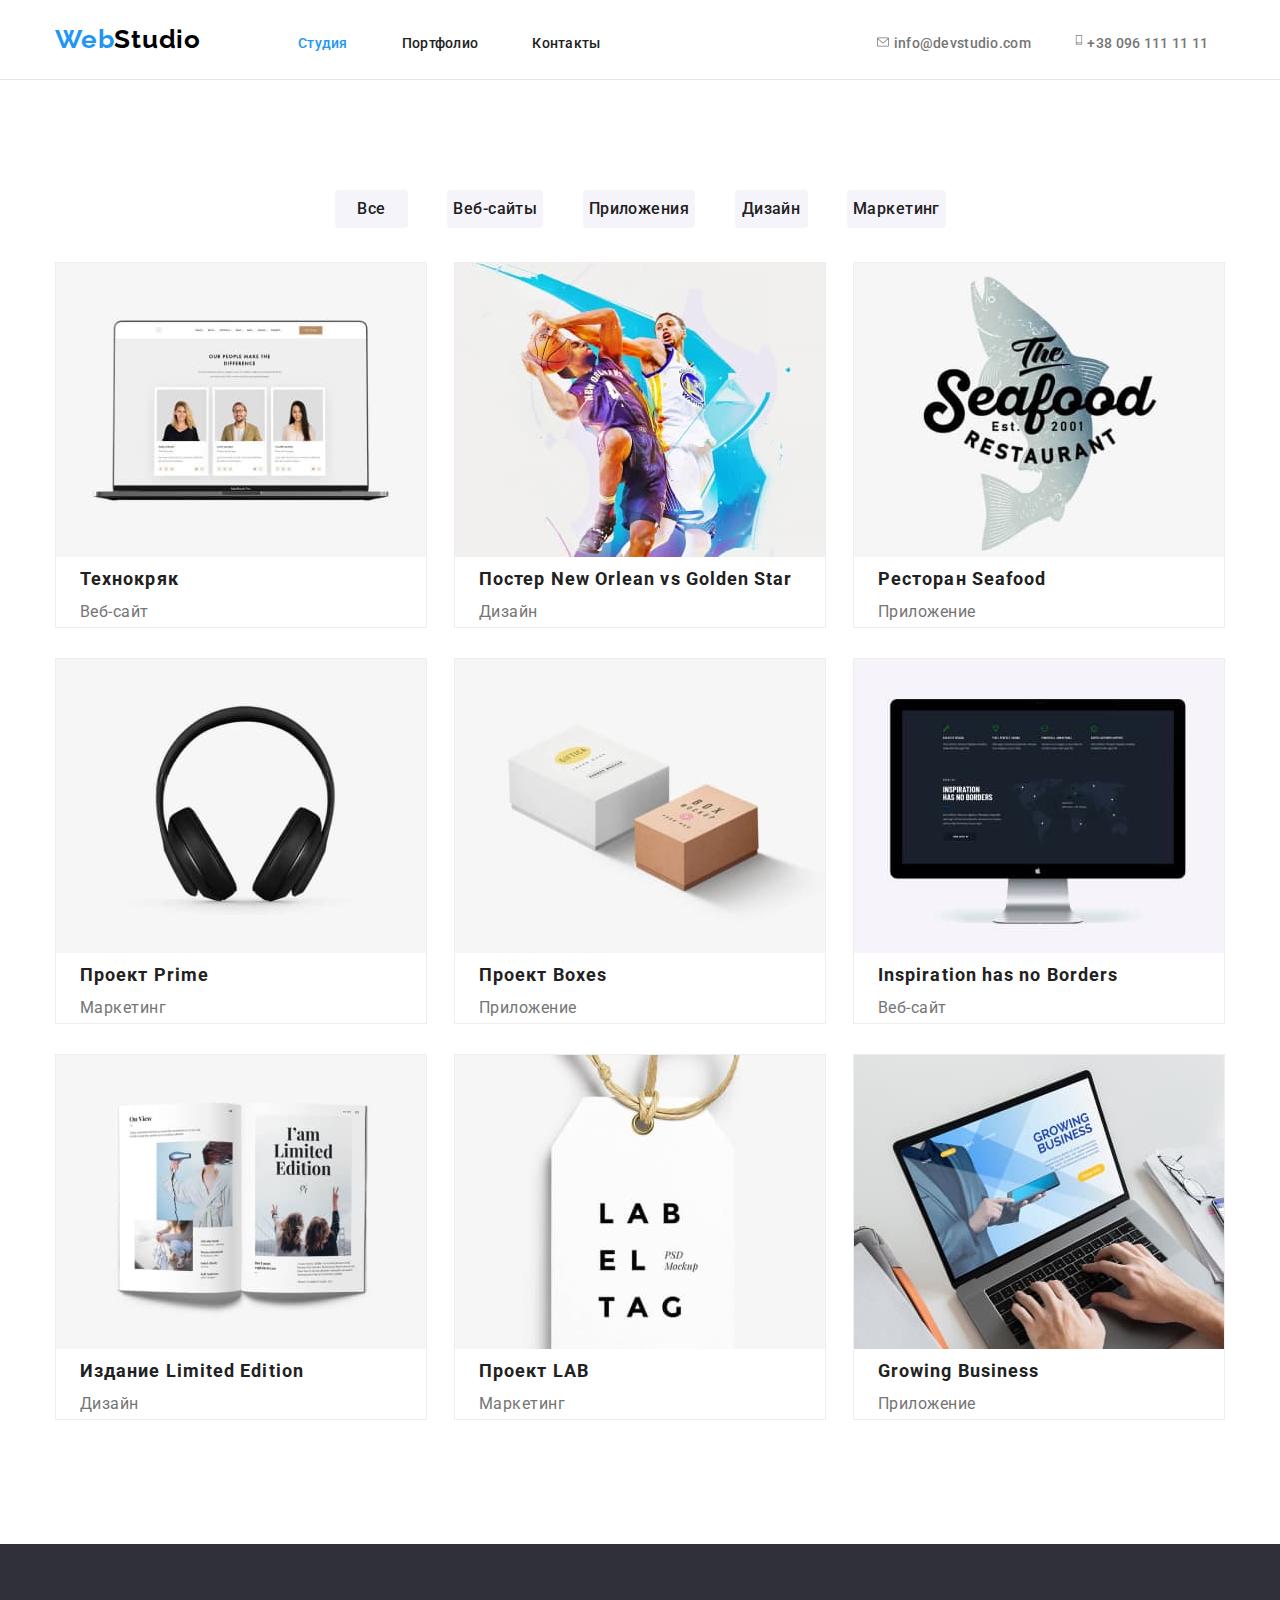
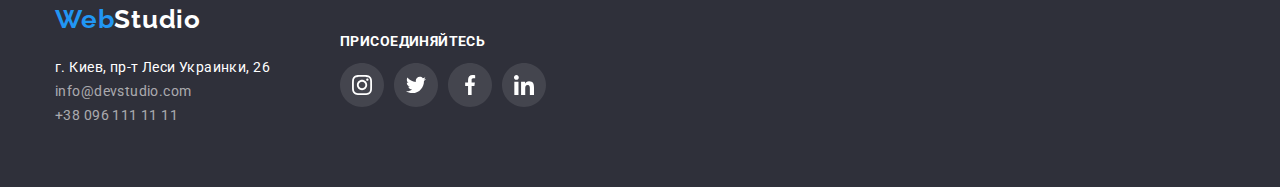
<file: portfolio.html>
<!DOCTYPE html>
<html lang="en">
<head>
    <meta charset="UTF-8">
    <meta http-equiv="X-UA-Compatible" content="IE=edge">
    <meta name="viewport" content="width=device-width, initial-scale=1.0">
    <title>Document</title>
    <link rel="preconnect" href="https://fonts.gstatic.com">
    <link href="https://fonts.googleapis.com/css2?family=Raleway:wght@700&family=Roboto:wght@400;500;900&display=swap" rel="stylesheet">
    <link rel="stylesheet" href="./css/styles.css">
</head>
<body>
    <!--Header section-->
    <header class="header-section">
        <div class="header container">
            <a href="./index.html" class="logo">
                <span class="web-color">Web</span>Studio
            </a>
            <ul class="site-nav">
                <li class="nav-link">
                    <a href="./index.html" class="link studio">Студия</a>
                </li>
                <li class="nav-link">
                    <a href="./portfolio.html" class="link portfolio">Портфолио</a>
                </li>
                <li class="nav-link">
                    <a href="" class="link contacts">Контакты</a>
                </li>
            </ul>
            <ul class="connect">
                <li>
                    <a href="mailto:info@devstudio.com" class="connect-data mail">
                        <svg class="icon-connect" width="16" height="12">
                            <use href="./img/icons.svg#icon-envelope"></use>
                        </svg>
                        info@devstudio.com
                    </a>
                </li>
                <li>
                    <a href="tel:+380961111111" class="connect-data tel">
                        <svg class="icon-connect" width="10" height="16">
                            <use href="./img/icons.svg#icon-smartphone"></use>
                        </svg>
                        +38 096 111 11 11
                    </a>
                </li>
            </ul>
        </div>
    </header>
    <!--Main container-->
    <main class="main-section">
        <div class="main container">
            <!--Filter section-->
            <ul class="filter-portfolio">
                <li >
                    <button type="button" class="button-portfolio all"> Все </button>
                </li>
                <li>
                    <button type="button" class="button-portfolio web-site"> Веб-сайты </button>
                </li>
                <li>
                    <button type="button" class="button-portfolio apps"> Приложения </button>
                </li>
                <li>
                    <button type="button" class="button-portfolio design"> Дизайн </button>
                </li>
                <li>
                    <button type="button" class="button-portfolio marketing"> Маркетинг </button>
                </li>
            </ul>
            <!--Projects container section-->
            <section class="projects">
                <ul class="our-projects">
                    <li class="list-project">
                        <div class="vrapper">
                            <img src="./img/tehnokryak.jpg" alt="Технокряк">
                            <div class="descrip">
                                <p class="descrip-text">Технокряк это современная площадка распространения коронавируса.
                                    Компании используют эту платформу для цифрового
                                    шпионажа и атак на защищённые сервера конкурентов.</p>
                            </div>
                        </div>
                        <h2 class="title-project">Технокряк</h2>
                        <p class="filter-comment">Веб-сайт</p>
                    </li>
                    <li class="list-project">
                        <div class="vrapper">
                            <img src="./img/post-no-vs-gs.jpg" alt="Post">
                            <div class="descrip">
                                <p class="descrip-text">Технокряк это современная площадка распространения коронавируса.
                                Компании используют эту платформу для цифрового
                                шпионажа и атак на защищённые сервера конкурентов.</p>
                            </div>
                        </div>
                        <h2 class="title-project">Постер New Orlean vs Golden Star</h2>
                        <p class="filter-comment">Дизайн</p>
                    </li>
                    <li class="list-project">
                        <div class="vrapper">
                            <img src="./img/restaurant-seafood.jpg" alt="Seafood">
                            <div class="descrip">
                                    <p class="descrip-text">Технокряк это современная площадка распространения коронавируса.
                                    Компании используют эту платформу для цифрового
                                    шпионажа и атак на защищённые сервера конкурентов.</p>
                            </div>
                        </div>
                        <h2 class="title-project">Ресторан Seafood</h2>
                        <p class="filter-comment">Приложение</p>
                    </li>
                    <li class="list-project">
                        <div class="vrapper">
                            <img src="./img/project-prime.jpg" alt="Prime">
                            <div class="descrip">
                                    <p class="descrip-text">Технокряк это современная площадка распространения коронавируса.
                                    Компании используют эту платформу для цифрового
                                    шпионажа и атак на защищённые сервера конкурентов.</p>
                            </div>
                        </div>
                        <h2 class="title-project">Проект Prime</h2>
                        <p class="filter-comment">Маркетинг</p>
                    </li>
                    <li class="list-project">
                        <div class="vrapper">
                            <img src="./img/poject-boxes.jpg" alt="Boxes">
                            <div class="descrip">
                                    <p class="descrip-text">Технокряк это современная площадка распространения коронавируса.
                                    Компании используют эту платформу для цифрового
                                    шпионажа и атак на защищённые сервера конкурентов.</p>
                            </div>
                        </div>
                        <h2 class="title-project">Проект Boxes</h2>
                        <p class="filter-comment">Приложение</p>
                    </li>
                    <li class="list-project">
                        <div class="vrapper">
                            <img src="./img/inspiration-has-no-borders.jpg" alt="Borders">
                            <div class="descrip">
                                    <p class="descrip-text">Технокряк это современная площадка распространения коронавируса.
                                    Компании используют эту платформу для цифрового
                                    шпионажа и атак на защищённые сервера конкурентов.</p>
                            </div>
                        </div>

                        <h2 class="title-project">Inspiration has no Borders</h2>
                        <p class="filter-comment">Веб-сайт</p>
                    </li>
                    <li class="list-project">
                        <div class="vrapper">
                            <img src="./img/post-limited-edition.jpg" alt="Post">
                            <div class="descrip">
                                    <p class="descrip-text">Технокряк это современная площадка распространения коронавируса.
                                    Компании используют эту платформу для цифрового
                                    шпионажа и атак на защищённые сервера конкурентов.</p>
                            </div>
                        </div>
                        <h2 class="title-project">Издание Limited Edition</h2>
                        <p class="filter-comment">Дизайн</p>
                    </li>
                    <li class="list-project">
                        <div class="vrapper">
                            <img src="./img/project-lab.jpg" alt="LAB">
                            <div class="descrip">
                                    <p class="descrip-text">Технокряк это современная площадка распространения коронавируса.
                                    Компании используют эту платформу для цифрового
                                    шпионажа и атак на защищённые сервера конкурентов.</p>
                            </div>
                        </div>
                        <h2 class="title-project">Проект LAB</h2>
                        <p class="filter-comment">Маркетинг</p>
                    </li>
                    <li class="list-project">
                        <div class="vrapper">
                            <img src="./img/growing-business.jpg" alt="Growing Business">
                            <div class="descrip">
                                    <p class="descrip-text">Технокряк это современная площадка распространения коронавируса.
                                    Компании используют эту платформу для цифрового
                                    шпионажа и атак на защищённые сервера конкурентов.</p>
                            </div>
                        </div>
                        <h2 class="title-project">Growing Business</h2>
                        <p class="filter-comment">Приложение</p>
                    </li>
                </ul>
            </section>
        </div>
    </main>
    <!--Footer section-->
    <footer class="footer-section">
        <section class="footer container">
            <div>
                <a href="" class="logo footer">
                    <span class="web-color">Web</span>Studio
                </a>
                <address class="address">
                    г. Киев, пр-т Леси Украинки, 26
                </address>
                <ul class="footer-relations">
                    <li>
                        <a class="footer-connect" href="mailto:info@devstudio.com">info@devstudio.com</a>
                    </li>
                    <li>
                        <a class="footer-connect" href="tel:+380961111111">+38 096 111 11 11</a>
                    </li>
                </ul>
            </div>
            <div class="icon-network">
                <h3 class="footer-network">присоединяйтесь</h3>
                <ul class="icon-network-container">
                    <li>
                        <a href="#" class="icon-network-link">
                            <svg class="icon-team">
                                <use href="./img/icons.svg#icon-Ellipse-3"></use>
                            </svg>
                        </a>
                    </li>
                    <li>
                        <a href="#" class="icon-network-link">
                            <svg class="icon-team">
                                <use href="./img/icons.svg#icon-Ellipse-2"></use>
                            </svg>
                        </a>
                    </li>
                    <li>
                        <a href="#" class="icon-network-link">
                            <svg class="icon-team">
                                <use href="./img/icons.svg#icon-Ellipse-1"></use>
                            </svg>
                        </a>
                    </li>
                    <li>
                        <a href="#" class="icon-network-link">
                            <svg class="icon-team">
                                <use href="./img/icons.svg#icon-Ellipse"></use>
                            </svg>
                        </a>
                    </li>
                </ul>
            </div>
        </section>  
    </footer>
</body>
</html>
</file>
<file: css/styles.css>
html {
  box-sizing: border-box;
}
*,
*::before,
*::after {
  box-sizing: inherit;
}
ul {
  padding-left: 0;
}
body {
  font-family: 'Roboto', sans-serif;
  color: #212121;
  padding: 0;
  margin: 0;
  display: block;
}
:root {
  --primery-color: #212121;
  --secondary-color: #757575;
  --accent-color: #2196f3;
  --primery-gb-color: #ffffff;
}
.container {
  box-sizing: border-box;
  margin: 0 auto;
  padding: 0 15px;
  width: 1200px;
}
/* Header section */
.header-section {
  padding: 0;
  background: var(--primery-gb-color);
  height: 80px;
  border-bottom: 1px solid #e5e5e5;
}
.logo {
  display: inline-block;
  margin: 24px 0 0 0;
  height: 31px;
  color: #000000;
  text-decoration: none;
  font-family: Raleway, sans-serif;
  font-weight: bold;
  font-size: 26px;
  line-height: 31px;
  letter-spacing: 0.03em;
}
.web-color {
  color: var(--accent-color);
}
.site-nav {
  display: inline-block;
  list-style: none;
  min-width: 294px;
  height: 16px;
  margin: 32px 0 0 93px;
  padding: 0;
}
.site-nav li {
  display: inline;
  margin-right: 50px;
}
.site-nav .nav-link:last-child {
  margin-right: 0;
}
.site-nav .link.studio {
  color: var(--accent-color);
}
.link {
  color: var(--primery-color);
  text-decoration: none;
  font-weight: 500;
  font-size: 14px;
  line-height: 16px;
  letter-spacing: 0.02em;

  transition-duration: 2500ms;
  transition-timing-function: cubic-bezier(0.4, 0, 0.2, 1);
}
.link:hover,
.link:focus {
  color: var(--accent-color);
}
.connect {
  display: inline-block;
  list-style: none;
  width: 350px;
  height: 16px;
  margin: 32px 0 0 270px;
  padding: 0;
}
.connect li {
  display: inline;
}
.connect-data {
  text-decoration: none;
  color: var(--secondary-color);
  font-weight: 500;
  font-size: 14px;
  line-height: 16px;
  letter-spacing: 0.02em;

  transition-duration: 2500ms;
  transition-timing-function: cubic-bezier(0.4, 0, 0.2, 1);
}
.icon-connect {
  margin: 0;
  padding: 0;
}
.connect-data:hover,
.connect-data:focus {
  color: var(--accent-color);
  --color3: var(--accent-color);
}
.connect-data.mail {
  margin-right: 40px;
}

/* Main section */

/* Head */

.head {
  margin: 0;
  padding: 0;
  background-image: linear-gradient(
      rgba(47, 48, 58, 0.4),
      rgba(47, 48, 58, 0.4)
    ),
    url(../img/background-img.jpg);
  background-repeat: no-repeat;
  background-size: cover;
}
.business-solutions {
  padding: 0 0 200px 0;
}
.heading {
  display: inline-block;
  color: #ffffff;
  font-weight: 900;
  font-size: 44px;
  line-height: 60px;
  text-align: center;
  letter-spacing: 0.06em;
  text-transform: uppercase;
  height: 120px;
  width: 696px;
  margin: 200px 0 0 252px;
}
.button {
  background-color: var(--accent-color);
  color: #ffffff;
  font-weight: bold;
  font-size: 16px;
  line-height: 30px;
  display: inline-block;
  align-items: center;
  text-align: center;
  letter-spacing: 0.06em;
  margin: 30px 0 0 500px;
  min-width: ;
  :200px ;
  height: 50px;
  box-shadow: 0px 4px 4px rgba(0, 0, 0, 0.15);
  border-radius: 4px;
}

/* Company features */

.company-features {
  margin: 0;
  padding-top: 94px;
}
.features {
  display: flex;
  list-style: none;
}

.title {
  color: var(--primery-color);
  font-weight: bold;
  font-size: 14px;
  line-height: 16px;
  letter-spacing: 0.03em;
  text-transform: uppercase;
  margin: 0;
  padding: 0;
}
.text {
  color: var(--secondary-color);
  font-size: 14px;
  line-height: 24px;
  letter-spacing: 0.03em;
  margin: 0;
  padding: 0;
}
.container-features {
  width: 270px;
  height: 120px;
  background: #f5f4fa;
  border-radius: 4px;
  margin: 0 0 30px 0;
  padding: 0;
}
.icon-features {
  width: 70px;
  height: 70px;
  margin: 25px 100px;
}

/* Our work */
.work-section {
  padding: 94px 0;
}

.our-work {
  color: var(--primery-color);
  font-weight: bold;
  font-size: 36px;
  line-height: 42px;
  text-align: center;
  letter-spacing: 0.03em;
  margin: 0 0 50px 0;
  padding: 0;
}
.work-image {
  padding: 0;
  margin: 0;
  display: flex;
  justify-content: space-between;
  list-style: none;
}
.work-image li {
  width: 370px;
  height: 294px;
  position: relative;
}
.label {
  position: absolute;
  bottom: 0;
  right: 0;
  padding: 27px 0 0 0;
  margin: 0;
  font-style: normal;
  font-weight: bold;
  font-size: 14px;
  line-height: 16px;
  text-align: center;
  letter-spacing: 0.03em;
  text-transform: uppercase;
  color: #ffffff;
  width: 370px;
  height: 70px;
  background-color: rgba(47, 48, 58, 0.8);
}

/* Our team */

.our-team {
  padding: 94px 0;
  background-color: #f5f4fa;
}
.team-container {
}
.team {
  color: var(--primery-color);
  font-weight: bold;
  font-size: 36px;
  line-height: 42px;
  text-align: center;
  letter-spacing: 0.03em;
}
.squad {
  display: flex;
  justify-content: space-between;
  margin: 0;
  padding: 0;
}
.squad li {
  list-style: none;
  background: var(--primery-gb-color);
}
.staff {
  width: 270px;
  height: 428px;
  box-shadow: 0px 1px 3px rgba(0, 0, 0, 0.12), 0px 1px 1px rgba(0, 0, 0, 0.14),
    0px 2px 1px rgba(0, 0, 0, 0.2);
  border-radius: 0px 0px 4px 4px;
}
.worker {
  color: var(--primery-color);
  font-weight: 500;
  font-size: 16px;
  line-height: 19px;
  letter-spacing: 0.03em;
  text-align: center;
}
.position {
  color: var(--secondary-color);
  font-size: 16px;
  line-height: 19px;
  letter-spacing: 0.03em;
  text-align: center;
}
.icon-team-container {
  display: flex;
  width: 206px;
  height: 44px;
  margin: 16px 32px 0 32px;
  padding: 0;
  justify-content: space-between;
  list-style: none;
}
.icon-team-link {
  display: flex;
}
.icon-team {
  width: 44px;
  height: 44px;
  padding: 0;
  margin: 0;
}
.icon-team-link:hover,
.icon-team-link:focus {
  --color1: var(--primery-gb-color);
  --color4: var(--accent-color);
}

/* Client */
.clients {
  padding: 94px 0;
}
.regular-customers {
  font-family: Roboto;
  font-weight: bold;
  font-size: 36px;
  line-height: 42px;
  text-align: center;
  letter-spacing: 0.03em;

  color: var(--primery-color);
}
.icon-list-client {
  display: flex;
  list-style: none;
  margin: 50px 0 0 0;
  padding: 0;
  justify-content: space-between;
}
.icon-client-link {
  width: 170px;
  height: 90px;
  margin: 0;
  padding: 0;
  display: flex;
  border: 1px solid #afb1b8;
  box-sizing: border-box;
  border-radius: 4px;
}
.icon-client {
  margin: auto;
  padding: 0;
}
.icon-client-link:hover,
.icon-client-link:focus {
  --color1: var(--accent-color);
}

/* Footer section */

.footer-section {
  padding: 60px 0;
  background-color: #2f303a;
}
.footer {
  display: flex;
}
.address {
  color: var(--primery-gb-color);
  font-style: normal;
  font-weight: normal;
  font-size: 14px;
  line-height: 24px;
  letter-spacing: 0.03em;
}
.footer-connect {
  color: rgba(255, 255, 255, 0.6);
  text-decoration: none;
  font-size: 14px;
  line-height: 24px;
  letter-spacing: 0.03em;
}
.footer-relations li {
  list-style: none;
}
.logo.footer {
  color: #ffffff;
  font-weight: bold;
  font-size: 26px;
  line-height: 31px;
  letter-spacing: 0.03em;
  margin-top: 0;
  margin-bottom: 20px;
}
.footer-relations {
  margin: 0;
  padding: 0;
}
.icon-network {
  margin: 15px 0 0 70px;
  padding: 0;
}
.footer-network {
  width: 145px;
  height: 16px;
  font-family: Roboto;
  font-weight: bold;
  font-size: 14px;
  line-height: 16px;
  letter-spacing: 0.03em;
  text-transform: uppercase;

  color: #ffffff;
}
.icon-network-container {
  display: flex;
  justify-content: space-between;
  width: 206px;
  margin: 0;
  padding: 0;
  list-style: none;
}
.icon-network-link {
  --color4: rgba(255, 255, 255, 0.1);
  --color1: var(--primery-gb-color);
}
.icon-network-link:hover,
.icon-network-link:focus {
  --color4: var(--accent-color);
}

/* Portfolio */

/* Main section */

.main-section {
}
.main-container {
}

/* Filter section */
.main-section {
  padding: 94px 0;
}
.filter-portfolio {
  width: 611px;
  margin-left: 280px;
  list-style: none;
  display: flex;
  justify-content: space-between;
}
.filter-portfolio li {
  display: inline;
}
.button-portfolio {
  text-decoration: none;
  color: var(--primery-color);
  background-color: #f5f4fa;
  font-family: Roboto;
  font-weight: 500;
  font-size: 16px;
  line-height: 26px;
  text-align: center;
  letter-spacing: 0.03em;
  border-radius: 4px;
  border: transparent;
  min-width: 73px;
  height: 38px;
}
.button-portfolio:hover,
.button-portfolio:focus {
  color: var(--primery-gb-color);
  background-color: var(--accent-color);
}

/* Projects container section */
.our-projects li {
  list-style: none;
}
.our-projects {
  margin: 34px 0 0 0;
  padding: 0;
  display: flex;
  flex-wrap: wrap;
  justify-content: space-between;
}
.title-project {
  color: var(--primery-color);
  font-weight: bold;
  font-size: 18px;
  line-height: 36px;
  letter-spacing: 0.06em;
}
.filter-comment {
  color: var(--secondary-color);
  font-size: 16px;
  line-height: 30px;
  letter-spacing: 0.03em;
}
.list-project {
  border: 1px solid #eeeeee;
  margin: 0 0 30px 0;
  position: relative;
  overflow: hidden;
}
.list-project:hover,
.list-project:focus {
  box-shadow: 0px 1px 1px rgba(0, 0, 0, 0.12), 0px 4px 4px rgba(0, 0, 0, 0.06),
    1px 4px 6px rgba(0, 0, 0, 0.16);
}
.title-project,
.filter-comment {
  margin: 0 0 0 24px;
  padding: 0;
}
.vrapper {
  position: relative;
  overflow: hidden;
}
.descrip {
  position: absolute;
  margin: 0;
  left: 0;
  top: 0;
  width: 370px;
  height: 294px;
  transform: translateY(102%);
  color: var(--primery-gb-color);
  background: rgba(33, 150, 243, 0.9);

  transition: transform 250ms cubic-bezier(0.4, 0, 0.2, 1);
}
.descrip-text {
  font-family: Roboto;
  font-style: normal;
  font-weight: normal;
  font-size: 18px;
  line-height: 28px;
  letter-spacing: 0.03em;
}
.list-project:hover .descrip {
  transform: translateY(0);
}

/* Modal window */

.backdrop {
  position: fixed;
  top: 0;
  left: 0;
  width: 100%;
  height: 100%;
  background-color: rgba(0, 0, 0, 0.2);
}
.modal {
  position: absolute;
  top: 50%;
  left: 50%;
  transform: translate(-50%, -50%);
  width: 528px;
  height: 581px;
  background-color: #ffffff;
  box-shadow: 0px 1px 3px rgba(0, 0, 0, 0.12), 0px 1px 1px rgba(0, 0, 0, 0.14),
    0px 2px 1px rgba(0, 0, 0, 0.2);
  border-radius: 4px;
}
.modal-close-btn {
  position: absolute;
  top: 8px;
  right: 8px;
  width: 30px;
  height: 30px;
  padding: 0;
  background: #ffffff;
  border: 1px solid rgba(0, 0, 0, 0.1);
  border-radius: 50%;
  cursor: pointer;
}
.icon-modal-close {
  width: 30px;
  height: 30px;
}
.is-hidden {
  opacity: 0;
  visibility: hidden;
  pointer-events: none;
}
</file>
